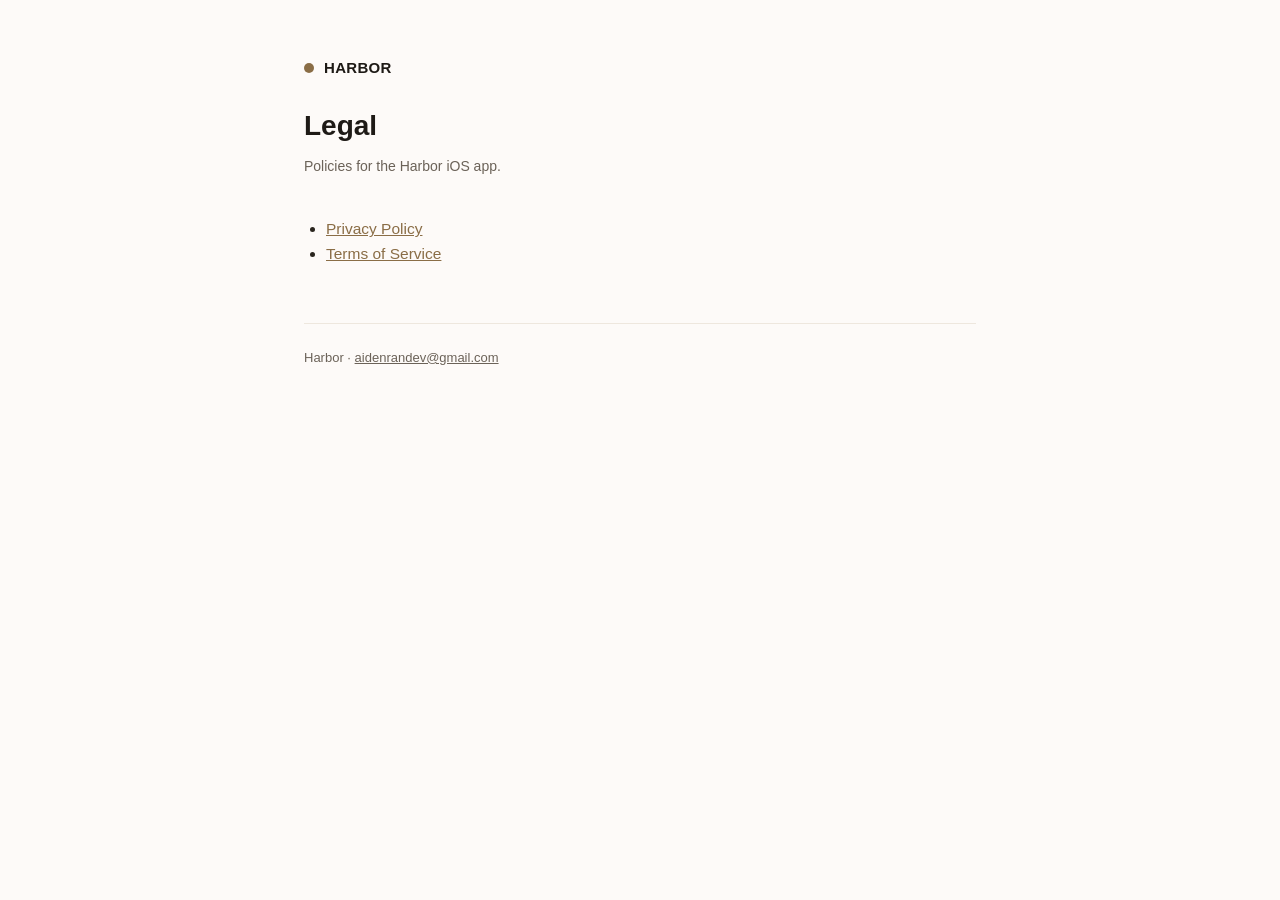
<file: index.html>
<!DOCTYPE html>
<html lang="en">
<head>
<meta charset="UTF-8">
<meta name="viewport" content="width=device-width, initial-scale=1">
<title>Harbor — Legal</title>
<link rel="stylesheet" href="style.css">
</head>
<body>
<div class="wrap">
  <header class="page-header">
    <div class="brand"><span class="dot"></span> HARBOR</div>
    <h1>Legal</h1>
    <p class="updated">Policies for the Harbor iOS app.</p>
  </header>

  <ul>
    <li><a href="privacy.html">Privacy Policy</a></li>
    <li><a href="terms.html">Terms of Service</a></li>
  </ul>

  <footer>
    Harbor · <a href="mailto:aidenrandev@gmail.com">aidenrandev@gmail.com</a>
  </footer>
</div>
</body>
</html>
</file>
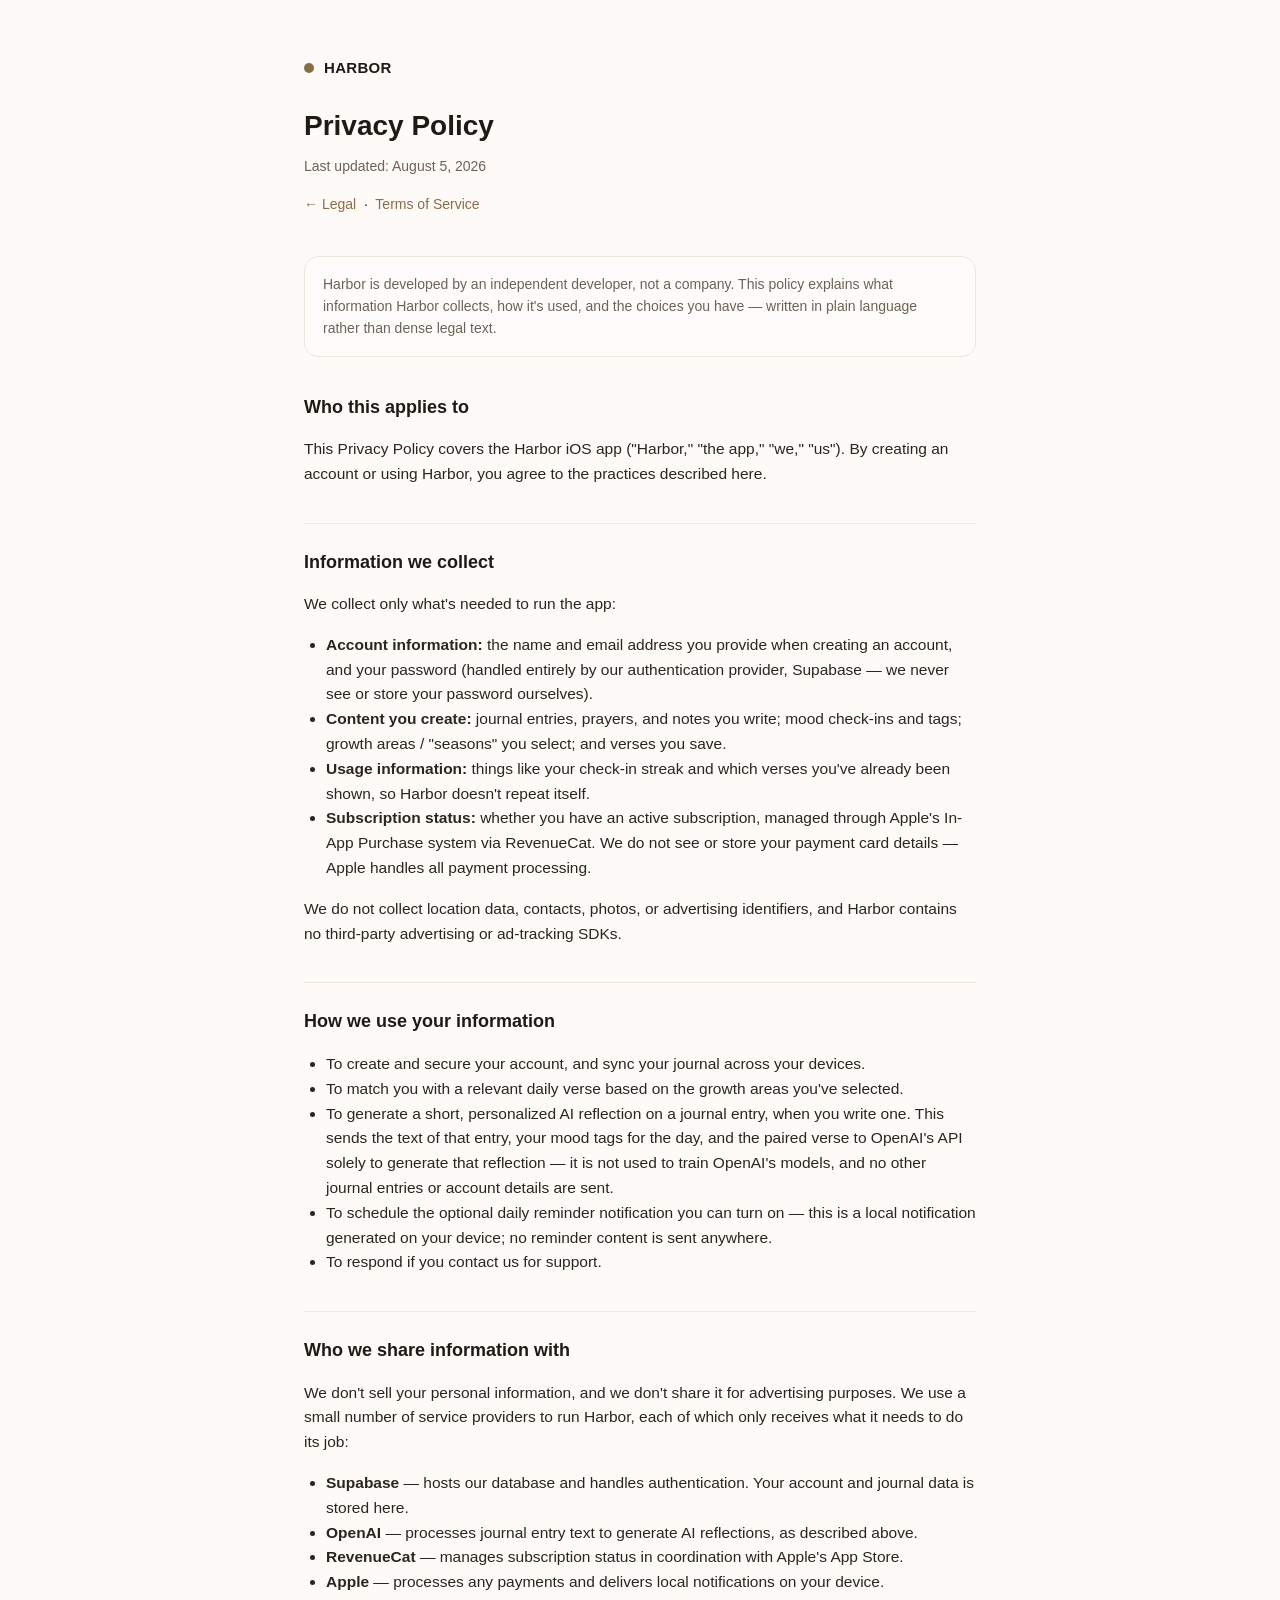
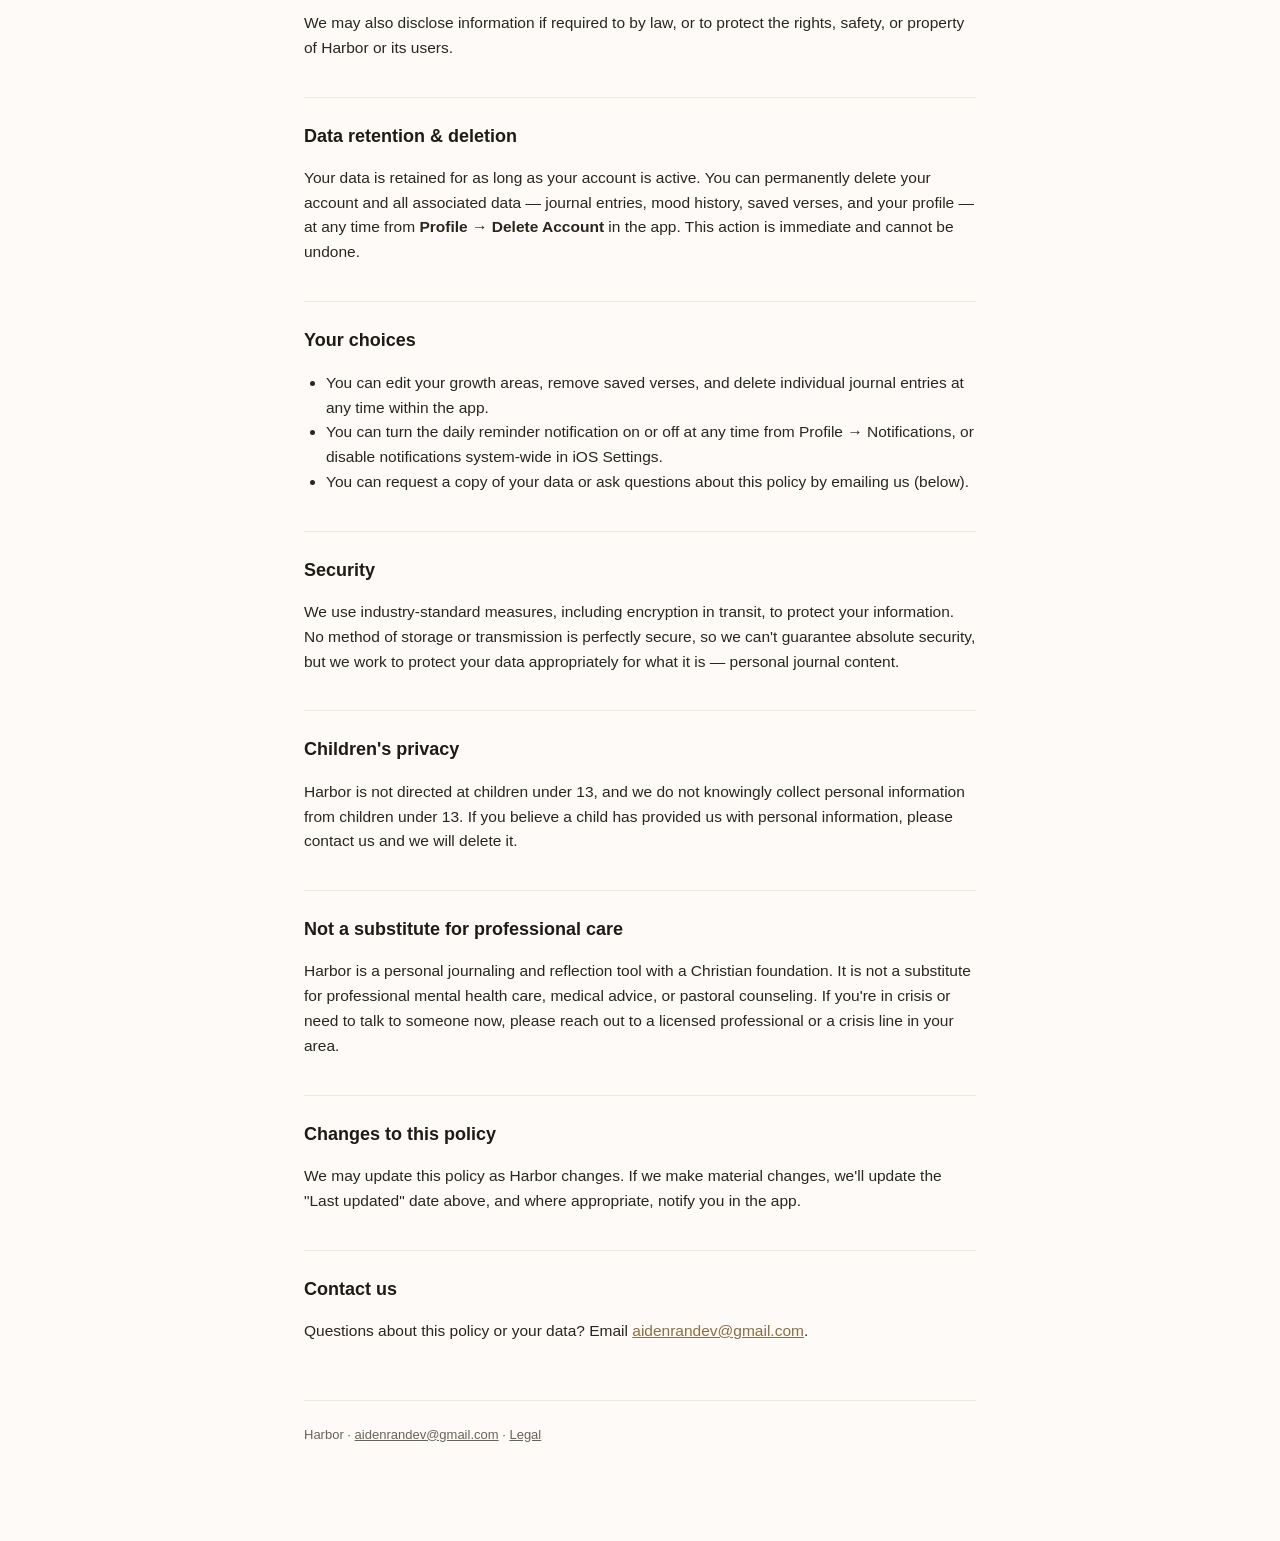
<file: privacy.html>
<!DOCTYPE html>
<html lang="en">
<head>
<meta charset="UTF-8">
<meta name="viewport" content="width=device-width, initial-scale=1">
<title>Harbor — Privacy Policy</title>
<link rel="stylesheet" href="style.css">
</head>
<body>
<div class="wrap">
  <header class="page-header">
    <div class="brand"><span class="dot"></span> HARBOR</div>
    <h1>Privacy Policy</h1>
    <p class="updated">Last updated: August 5, 2026</p>
    <div class="subnav"><a href="index.html">← Legal</a> &nbsp;·&nbsp; <a href="terms.html">Terms of Service</a></div>
  </header>

  <div class="callout">
    Harbor is developed by an independent developer, not a company. This policy explains what
    information Harbor collects, how it's used, and the choices you have — written in plain
    language rather than dense legal text.
  </div>

  <h2>Who this applies to</h2>
  <p>
    This Privacy Policy covers the Harbor iOS app ("Harbor," "the app," "we," "us"). By creating
    an account or using Harbor, you agree to the practices described here.
  </p>

  <h2>Information we collect</h2>
  <p>We collect only what's needed to run the app:</p>
  <ul>
    <li><strong>Account information:</strong> the name and email address you provide when creating an account, and your password (handled entirely by our authentication provider, Supabase — we never see or store your password ourselves).</li>
    <li><strong>Content you create:</strong> journal entries, prayers, and notes you write; mood check-ins and tags; growth areas / "seasons" you select; and verses you save.</li>
    <li><strong>Usage information:</strong> things like your check-in streak and which verses you've already been shown, so Harbor doesn't repeat itself.</li>
    <li><strong>Subscription status:</strong> whether you have an active subscription, managed through Apple's In-App Purchase system via RevenueCat. We do not see or store your payment card details — Apple handles all payment processing.</li>
  </ul>
  <p>We do not collect location data, contacts, photos, or advertising identifiers, and Harbor contains no third-party advertising or ad-tracking SDKs.</p>

  <h2>How we use your information</h2>
  <ul>
    <li>To create and secure your account, and sync your journal across your devices.</li>
    <li>To match you with a relevant daily verse based on the growth areas you've selected.</li>
    <li>To generate a short, personalized AI reflection on a journal entry, when you write one. This sends the text of that entry, your mood tags for the day, and the paired verse to OpenAI's API solely to generate that reflection — it is not used to train OpenAI's models, and no other journal entries or account details are sent.</li>
    <li>To schedule the optional daily reminder notification you can turn on — this is a local notification generated on your device; no reminder content is sent anywhere.</li>
    <li>To respond if you contact us for support.</li>
  </ul>

  <h2>Who we share information with</h2>
  <p>We don't sell your personal information, and we don't share it for advertising purposes. We use a small number of service providers to run Harbor, each of which only receives what it needs to do its job:</p>
  <ul>
    <li><strong>Supabase</strong> — hosts our database and handles authentication. Your account and journal data is stored here.</li>
    <li><strong>OpenAI</strong> — processes journal entry text to generate AI reflections, as described above.</li>
    <li><strong>RevenueCat</strong> — manages subscription status in coordination with Apple's App Store.</li>
    <li><strong>Apple</strong> — processes any payments and delivers local notifications on your device.</li>
  </ul>
  <p>We may also disclose information if required to by law, or to protect the rights, safety, or property of Harbor or its users.</p>

  <h2>Data retention &amp; deletion</h2>
  <p>
    Your data is retained for as long as your account is active. You can permanently delete your
    account and all associated data — journal entries, mood history, saved verses, and your
    profile — at any time from <strong>Profile → Delete Account</strong> in the app. This action is
    immediate and cannot be undone.
  </p>

  <h2>Your choices</h2>
  <ul>
    <li>You can edit your growth areas, remove saved verses, and delete individual journal entries at any time within the app.</li>
    <li>You can turn the daily reminder notification on or off at any time from Profile → Notifications, or disable notifications system-wide in iOS Settings.</li>
    <li>You can request a copy of your data or ask questions about this policy by emailing us (below).</li>
  </ul>

  <h2>Security</h2>
  <p>
    We use industry-standard measures, including encryption in transit, to protect your
    information. No method of storage or transmission is perfectly secure, so we can't guarantee
    absolute security, but we work to protect your data appropriately for what it is — personal
    journal content.
  </p>

  <h2>Children's privacy</h2>
  <p>
    Harbor is not directed at children under 13, and we do not knowingly collect personal
    information from children under 13. If you believe a child has provided us with personal
    information, please contact us and we will delete it.
  </p>

  <h2>Not a substitute for professional care</h2>
  <p>
    Harbor is a personal journaling and reflection tool with a Christian foundation. It is not a
    substitute for professional mental health care, medical advice, or pastoral counseling. If
    you're in crisis or need to talk to someone now, please reach out to a licensed professional
    or a crisis line in your area.
  </p>

  <h2>Changes to this policy</h2>
  <p>
    We may update this policy as Harbor changes. If we make material changes, we'll update the
    "Last updated" date above, and where appropriate, notify you in the app.
  </p>

  <h2>Contact us</h2>
  <p>
    Questions about this policy or your data? Email <a href="mailto:aidenrandev@gmail.com">aidenrandev@gmail.com</a>.
  </p>

  <footer>
    Harbor · <a href="mailto:aidenrandev@gmail.com">aidenrandev@gmail.com</a> · <a href="index.html">Legal</a>
  </footer>
</div>
</body>
</html>
</file>
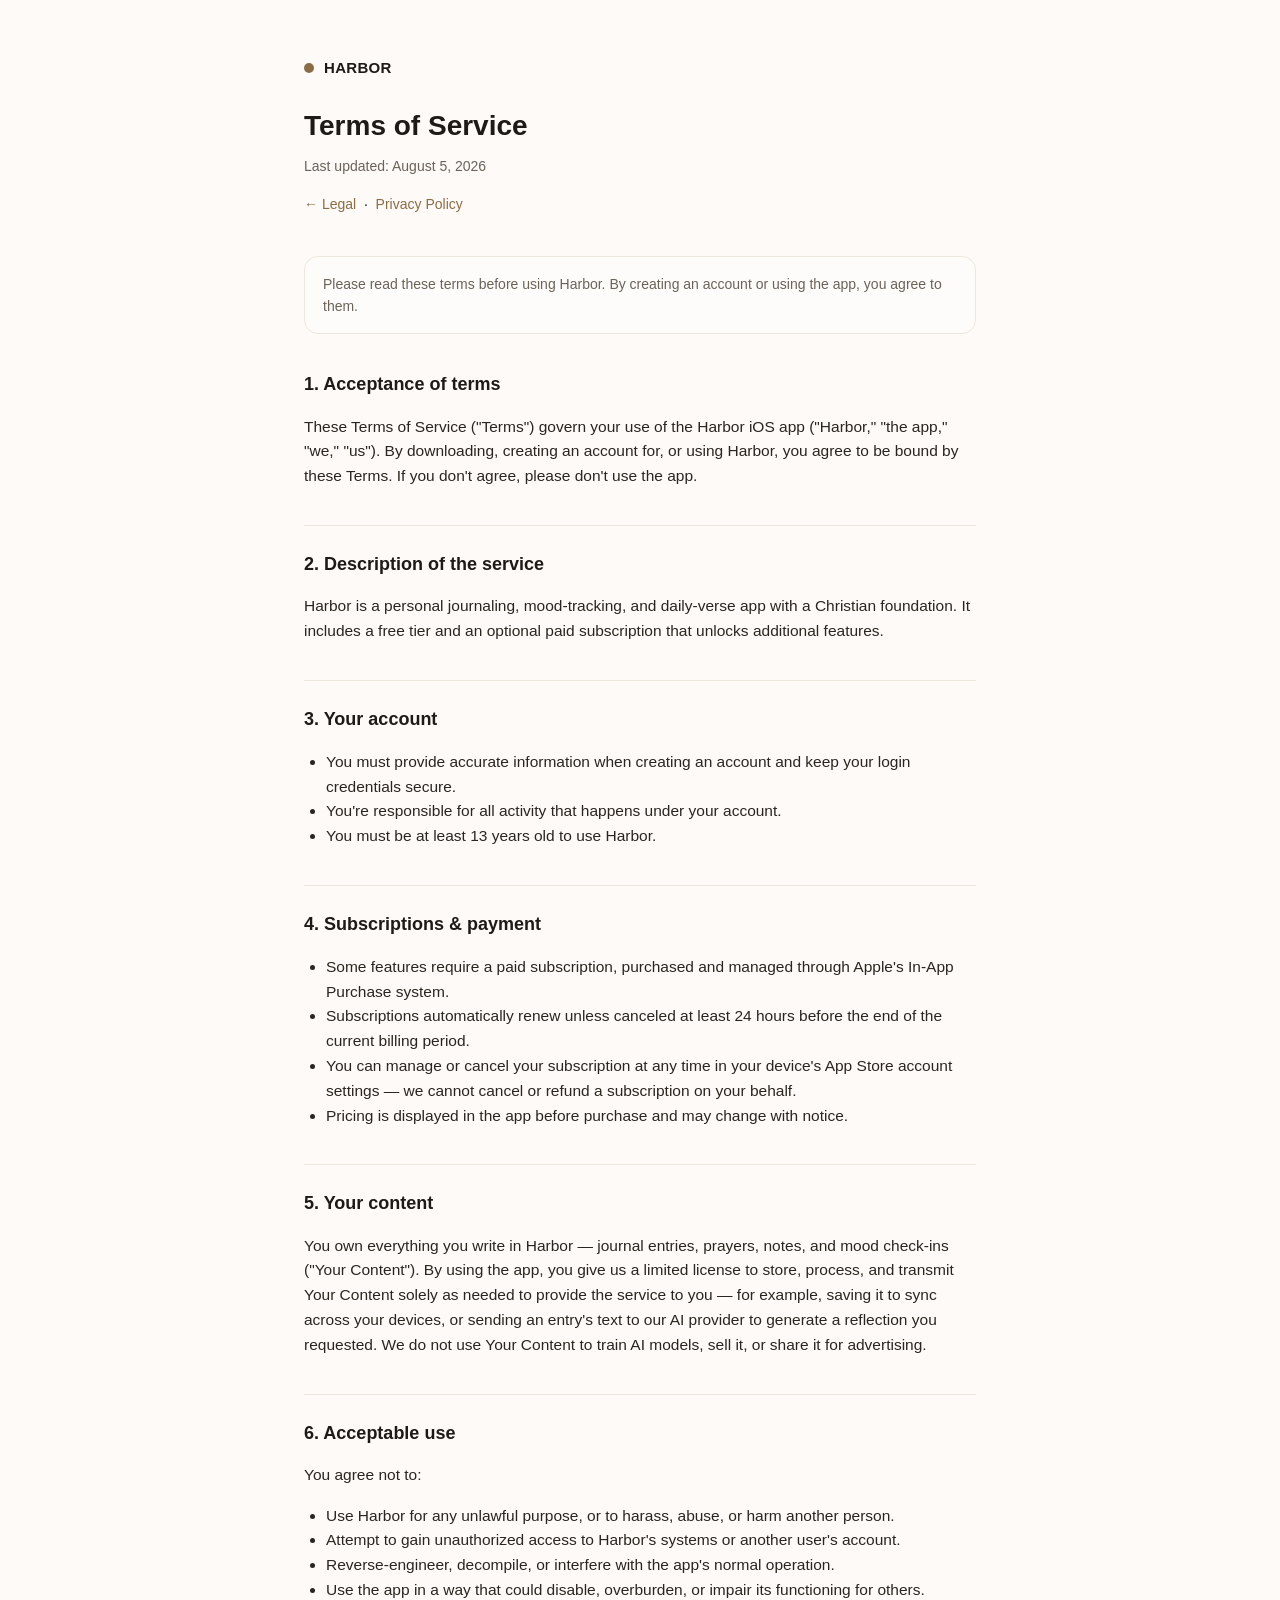
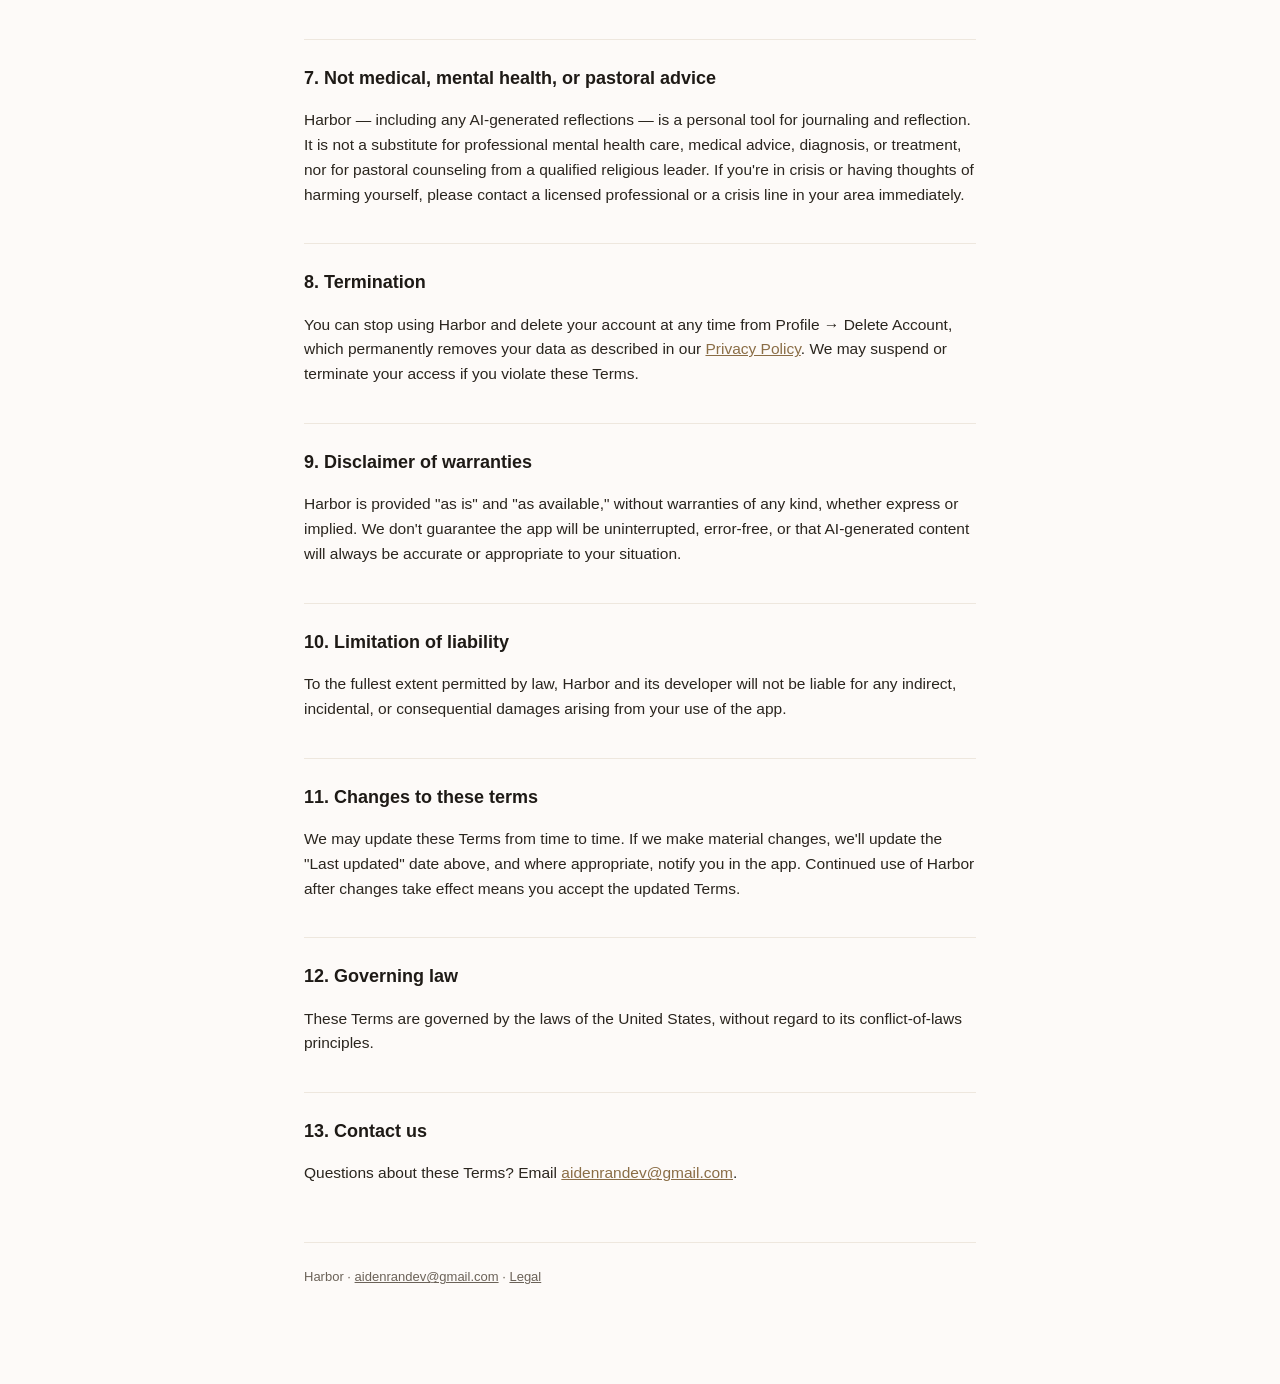
<file: terms.html>
<!DOCTYPE html>
<html lang="en">
<head>
<meta charset="UTF-8">
<meta name="viewport" content="width=device-width, initial-scale=1">
<title>Harbor — Terms of Service</title>
<link rel="stylesheet" href="style.css">
</head>
<body>
<div class="wrap">
  <header class="page-header">
    <div class="brand"><span class="dot"></span> HARBOR</div>
    <h1>Terms of Service</h1>
    <p class="updated">Last updated: August 5, 2026</p>
    <div class="subnav"><a href="index.html">← Legal</a> &nbsp;·&nbsp; <a href="privacy.html">Privacy Policy</a></div>
  </header>

  <div class="callout">
    Please read these terms before using Harbor. By creating an account or using the app, you
    agree to them.
  </div>

  <h2>1. Acceptance of terms</h2>
  <p>
    These Terms of Service ("Terms") govern your use of the Harbor iOS app ("Harbor," "the app,"
    "we," "us"). By downloading, creating an account for, or using Harbor, you agree to be bound
    by these Terms. If you don't agree, please don't use the app.
  </p>

  <h2>2. Description of the service</h2>
  <p>
    Harbor is a personal journaling, mood-tracking, and daily-verse app with a Christian
    foundation. It includes a free tier and an optional paid subscription that unlocks additional
    features.
  </p>

  <h2>3. Your account</h2>
  <ul>
    <li>You must provide accurate information when creating an account and keep your login credentials secure.</li>
    <li>You're responsible for all activity that happens under your account.</li>
    <li>You must be at least 13 years old to use Harbor.</li>
  </ul>

  <h2>4. Subscriptions &amp; payment</h2>
  <ul>
    <li>Some features require a paid subscription, purchased and managed through Apple's In-App Purchase system.</li>
    <li>Subscriptions automatically renew unless canceled at least 24 hours before the end of the current billing period.</li>
    <li>You can manage or cancel your subscription at any time in your device's App Store account settings — we cannot cancel or refund a subscription on your behalf.</li>
    <li>Pricing is displayed in the app before purchase and may change with notice.</li>
  </ul>

  <h2>5. Your content</h2>
  <p>
    You own everything you write in Harbor — journal entries, prayers, notes, and mood check-ins
    ("Your Content"). By using the app, you give us a limited license to store, process, and
    transmit Your Content solely as needed to provide the service to you — for example, saving it
    to sync across your devices, or sending an entry's text to our AI provider to generate a
    reflection you requested. We do not use Your Content to train AI models, sell it, or share it
    for advertising.
  </p>

  <h2>6. Acceptable use</h2>
  <p>You agree not to:</p>
  <ul>
    <li>Use Harbor for any unlawful purpose, or to harass, abuse, or harm another person.</li>
    <li>Attempt to gain unauthorized access to Harbor's systems or another user's account.</li>
    <li>Reverse-engineer, decompile, or interfere with the app's normal operation.</li>
    <li>Use the app in a way that could disable, overburden, or impair its functioning for others.</li>
  </ul>

  <h2>7. Not medical, mental health, or pastoral advice</h2>
  <p>
    Harbor — including any AI-generated reflections — is a personal tool for journaling and
    reflection. It is not a substitute for professional mental health care, medical advice,
    diagnosis, or treatment, nor for pastoral counseling from a qualified religious leader. If
    you're in crisis or having thoughts of harming yourself, please contact a licensed professional
    or a crisis line in your area immediately.
  </p>

  <h2>8. Termination</h2>
  <p>
    You can stop using Harbor and delete your account at any time from Profile → Delete Account,
    which permanently removes your data as described in our
    <a href="privacy.html">Privacy Policy</a>. We may suspend or terminate your access if you
    violate these Terms.
  </p>

  <h2>9. Disclaimer of warranties</h2>
  <p>
    Harbor is provided "as is" and "as available," without warranties of any kind, whether express
    or implied. We don't guarantee the app will be uninterrupted, error-free, or that AI-generated
    content will always be accurate or appropriate to your situation.
  </p>

  <h2>10. Limitation of liability</h2>
  <p>
    To the fullest extent permitted by law, Harbor and its developer will not be liable for any
    indirect, incidental, or consequential damages arising from your use of the app.
  </p>

  <h2>11. Changes to these terms</h2>
  <p>
    We may update these Terms from time to time. If we make material changes, we'll update the
    "Last updated" date above, and where appropriate, notify you in the app. Continued use of
    Harbor after changes take effect means you accept the updated Terms.
  </p>

  <h2>12. Governing law</h2>
  <p>
    These Terms are governed by the laws of the United States, without regard to its
    conflict-of-laws principles.
  </p>

  <h2>13. Contact us</h2>
  <p>
    Questions about these Terms? Email <a href="mailto:aidenrandev@gmail.com">aidenrandev@gmail.com</a>.
  </p>

  <footer>
    Harbor · <a href="mailto:aidenrandev@gmail.com">aidenrandev@gmail.com</a> · <a href="index.html">Legal</a>
  </footer>
</div>
</body>
</html>
</file>
<file: style.css>
:root {
  color-scheme: light;
  --ink: #1E1A16;
  --ink-soft: #6B6258;
  --paper: #FDFAF8;
  --card: #FEFCFA;
  --edge: #EEE7DE;
  --gold: #8A6D46;
}

* { box-sizing: border-box; }

body {
  margin: 0;
  background: var(--paper);
  color: var(--ink);
  font-family: -apple-system, BlinkMacSystemFont, "Segoe UI", Roboto, Helvetica, Arial, sans-serif;
  line-height: 1.6;
}

.wrap {
  max-width: 720px;
  margin: 0 auto;
  padding: 56px 24px 96px;
}

header.page-header {
  margin-bottom: 40px;
}

.brand {
  display: flex;
  align-items: center;
  gap: 10px;
  margin-bottom: 24px;
  font-weight: 700;
  font-size: 15px;
  letter-spacing: 0.02em;
}

.brand .dot {
  width: 10px;
  height: 10px;
  border-radius: 50%;
  background: var(--gold);
}

h1 {
  font-size: 28px;
  margin: 0 0 6px;
}

.updated {
  color: var(--ink-soft);
  font-size: 14px;
  margin: 0 0 8px;
}

.subnav {
  font-size: 14px;
  margin-top: 16px;
}

.subnav a { color: var(--gold); text-decoration: none; }
.subnav a:hover { text-decoration: underline; }

h2 {
  font-size: 18px;
  margin: 36px 0 10px;
  border-top: 1px solid var(--edge);
  padding-top: 24px;
}

h2:first-of-type { border-top: none; padding-top: 0; }

p, li { color: #2A251E; font-size: 15.5px; }

ul { padding-left: 22px; }

a { color: var(--gold); }

.callout {
  background: var(--card);
  border: 1px solid var(--edge);
  border-radius: 14px;
  padding: 16px 18px;
  font-size: 14px;
  color: var(--ink-soft);
  margin-bottom: 32px;
}

footer {
  margin-top: 56px;
  padding-top: 24px;
  border-top: 1px solid var(--edge);
  font-size: 13px;
  color: var(--ink-soft);
}

footer a { color: var(--ink-soft); }

@media (prefers-color-scheme: dark) {
  :root {
    color-scheme: dark;
    --ink: #F3EFE9;
    --ink-soft: #A79E92;
    --paper: #16130F;
    --card: #1D1914;
    --edge: #2E2820;
    --gold: #D8B888;
  }
  p, li { color: #E7E1D8; }
}
</file>
